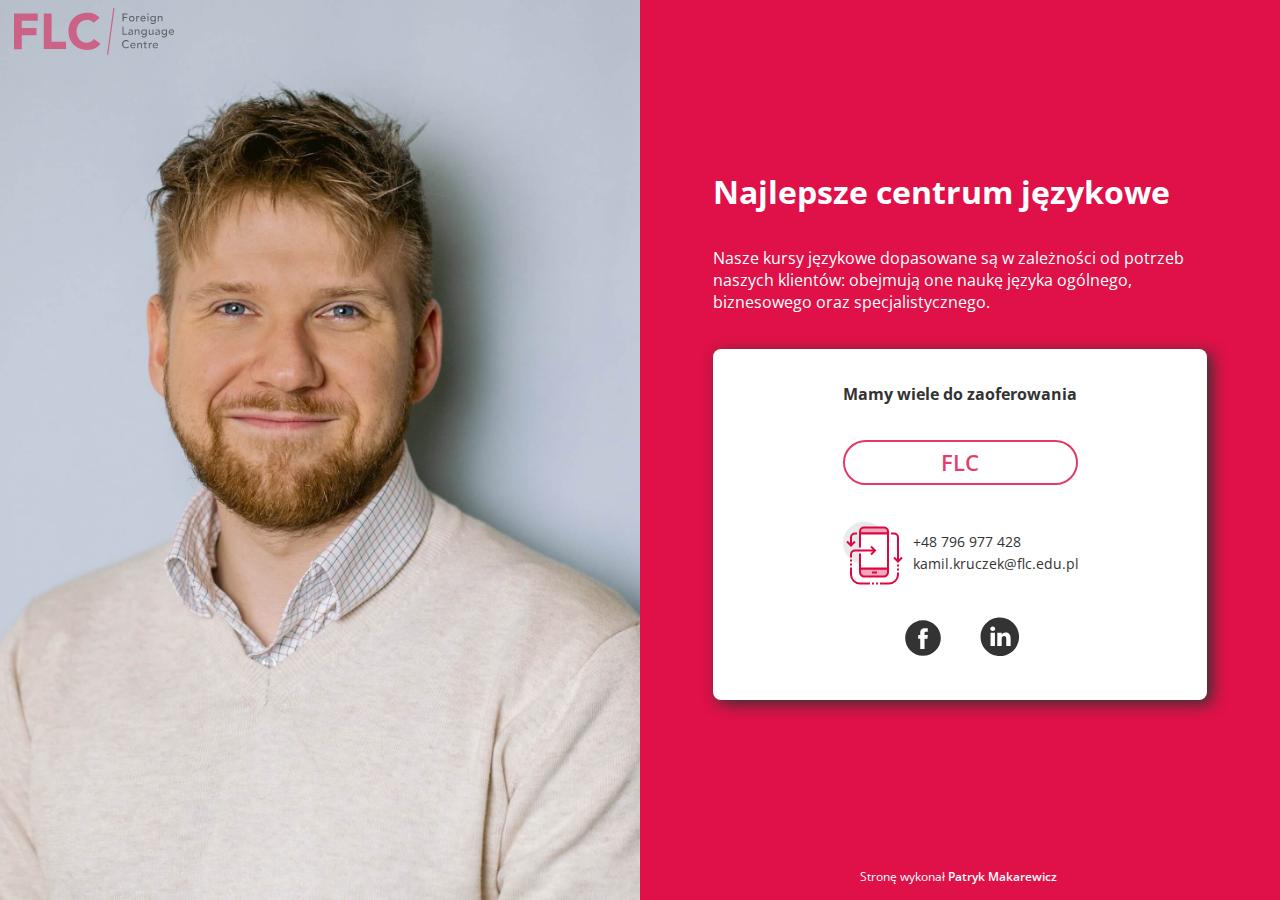
<file: index.html>
<!doctype html><html lang="pl"><head><meta charset="UTF-8"/><meta name="viewport" content="width=device-width,initial-scale=1"/><title>Kamil Kruczek</title><meta name="description" content="This is a business card of Kamil Kruczek the owner of FLC."/><meta property="og:title" content="Business card Kamil Kruczek"/><meta property="og:description" content="This is a business card of Kamil Kruczek the owner of FLC."/><meta property="og:url" content="https://patryk-makarewicz.github.io/business-card-kamil-kruczek/"/><meta property="og:image" content="https://patryk-makarewicz.github.io/business-card-kamil-kruczek/kamil_kruczek.png"/><link rel="icon" type="image/png" sizes="16x16" href="/favicon.ico"/><link href="index.8e8ec236.css" rel="stylesheet"></head><body><main class="card"><div class="card__photo"><header><h1 class="logo"><a href="https://flc.edu.pl/index.php" target="_blank"><img src="img/logo.1e4723ab.png" alt="Logo firmy FLC"/></a></h1></header></div><div class="card__discription"><section class="section"><h2 class="section__title">Najlepsze centrum językowe</h2><p class="section__content">Nasze kursy językowe dopasowane są w zależności od potrzeb naszych klientów: obejmują one naukę języka ogólnego, biznesowego oraz specjalistycznego.</p><div class="wrapper"><p class="wrapper__content"><b>Mamy wiele do zaoferowania</b></p><div class="link"><a class="link__button" href="https://flc.edu.pl/index.php" target="_blank">FLC</a></div><div class="contact"><img src="img/contact_2.b07df018.svg" alt="Ikonta telefonu"/><p><a class="contact__link" href="tel:+48-796-977-428">+48 796 977 428</a> <a class="contact__link" href="mailto:kamil.kruczek@flc.edu.pl">kamil.kruczek@flc.edu.pl</a></p></div><div class="contact__media"><a class="contact__media-link" href="https://www.facebook.com/flc.edu.pl.official/" target="_blank"><img src="img/icon_fb.b6d428ae.svg" alt="Link do Facebook FLC"/> </a><a class="contact__media-link" href="https://www.linkedin.com/in/kamil-kruczek-2b6429131/" target="_blank"><img src="img/icon_linkedin.6fb6b22b.svg" alt="Link do Linkedin FLC"/></a></div></div><footer class="footer"><p class="footer__content">Stronę wykonał <a class="footer__link" href="https://patryk-makarewicz.github.io/" target="_blank">Patryk Makarewicz</a></p></footer></section></div></main><script src="index.8e8ec236.js"></script></body></html>
</file>
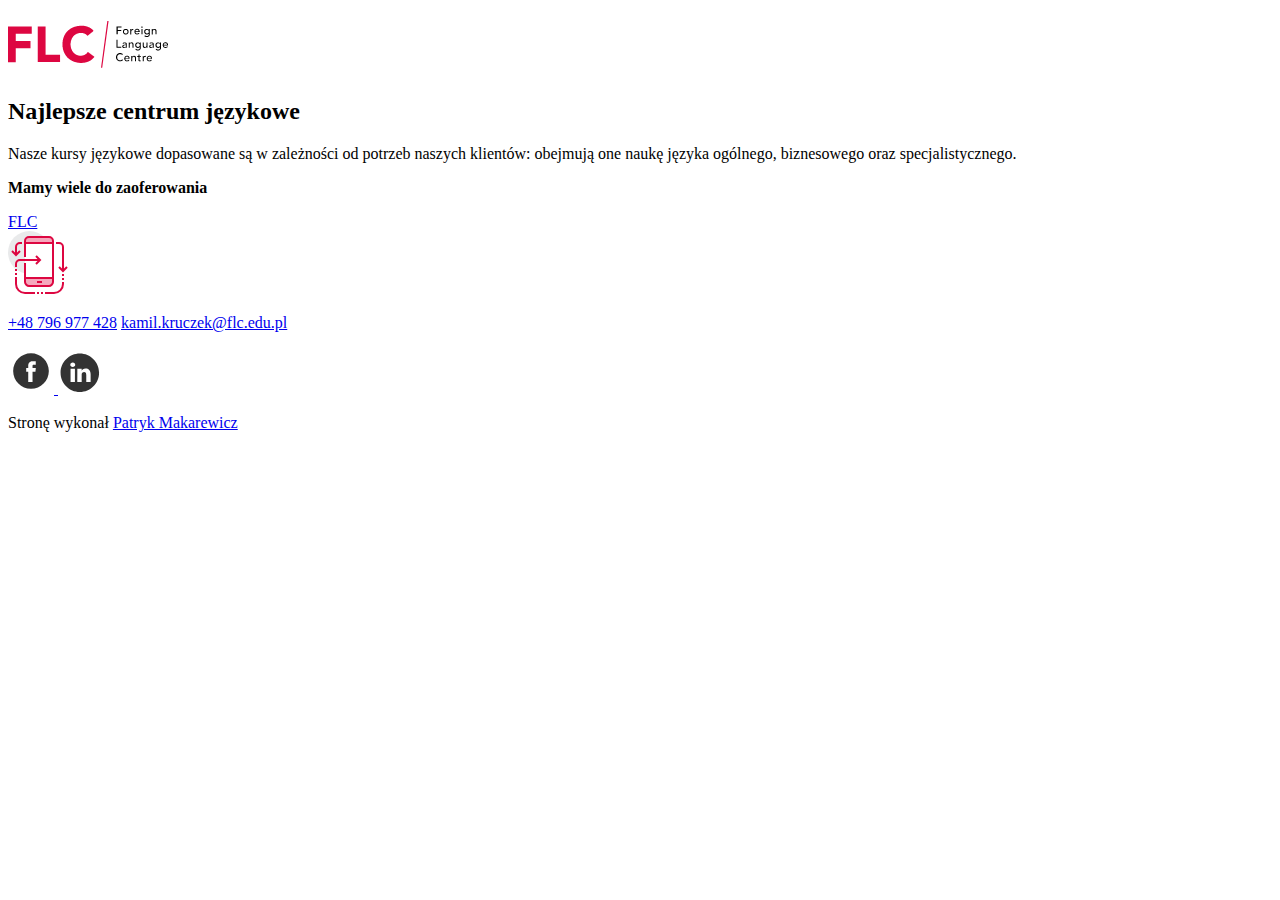
<file: src/pages/index.html>
<!DOCTYPE html>
<html lang="pl">
  <head>
    <meta charset="UTF-8" />
    <meta name="viewport" content="width=device-width, initial-scale=1.0" />
    <title>Kamil Kruczek</title>
    <meta
      name="description"
      content="This is a business card of Kamil Kruczek the owner of FLC."
    />
    <meta property="og:title" content="Business card Kamil Kruczek" />
    <meta
      property="og:description"
      content="This is a business card of Kamil Kruczek the owner of FLC."
    />
    <meta
      property="og:url"
      content="https://patryk-makarewicz.github.io/business-card-kamil-kruczek/"
    />
    <meta
      property="og:image"
      content="https://patryk-makarewicz.github.io/business-card-kamil-kruczek/kamil_kruczek.png"
    />
    <link rel="icon" type="image/png" sizes="16x16" href="/favicon.ico" />
  </head>
  <body>
    <main class="card">
      <div class="card__photo">
        <header>
          <h1 class="logo">
            <a href="https://flc.edu.pl/index.php" target="_blank">
              <img src="../assets/img/logo.png" alt="Logo firmy FLC" />
            </a>
          </h1>
        </header>
      </div>
      <div class="card__discription">
        <section class="section">
          <h2 class="section__title">Najlepsze centrum językowe</h2>
          <p class="section__content">
            Nasze kursy językowe dopasowane są w zależności od potrzeb naszych
            klientów: obejmują one naukę języka ogólnego, biznesowego oraz
            specjalistycznego.
          </p>
          <div class="wrapper">
            <p class="wrapper__content">
              <b>Mamy wiele do zaoferowania</b>
            </p>
            <div class="link">
              <a
                class="link__button"
                href="https://flc.edu.pl/index.php"
                target="_blank"
                >FLC</a
              >
            </div>
            <div class="contact">
              <img src="../assets/img/contact_2.svg" alt="Ikonta telefonu" />
              <p>
                <a class="contact__link" href="tel:+48-796-977-428"
                  >+48 796 977 428</a
                >
                <a class="contact__link" href="mailto:kamil.kruczek@flc.edu.pl"
                  >kamil.kruczek@flc.edu.pl</a
                >
              </p>
            </div>
            <div class="contact__media">
              <a
                class="contact__media-link"
                href="https://www.facebook.com/flc.edu.pl.official/"
                target="_blank"
              >
                <img
                  src="../assets/img/icon_fb.svg"
                  alt="Link do Facebook FLC"
                />
              </a>
              <a
                class="contact__media-link"
                href="https://www.linkedin.com/in/kamil-kruczek-2b6429131/"
                target="_blank"
              >
                <img
                  src="../assets/img/icon_linkedin.svg"
                  alt="Link do Linkedin FLC"
                />
              </a>
            </div>
          </div>
          <footer class="footer">
            <p class="footer__content">
              Stronę wykonał
              <a
                class="footer__link"
                href="https://patryk-makarewicz.github.io/"
                target="_blank"
                >Patryk Makarewicz</a
              >
            </p>
          </footer>
        </section>
      </div>
    </main>
  </body>
</html>
</file>
<file: index.8e8ec236.css>
@import url(https://fonts.googleapis.com/css2?family=Open+Sans:wght@400;600;700&display=swap);
/*! normalize.css v8.0.1 | MIT License | github.com/necolas/normalize.css */html{line-height:1.15;-webkit-text-size-adjust:100%}body{margin:0}main{display:block}h1{font-size:2em;margin:.67em 0}hr{box-sizing:content-box;height:0;overflow:visible}pre{font-family:monospace,monospace;font-size:1em}a{background-color:transparent}abbr[title]{border-bottom:none;text-decoration:underline;text-decoration:underline dotted}b,strong{font-weight:bolder}code,kbd,samp{font-family:monospace,monospace;font-size:1em}small{font-size:80%}sub,sup{font-size:75%;line-height:0;position:relative;vertical-align:baseline}sub{bottom:-.25em}sup{top:-.5em}img{border-style:none}button,input,optgroup,select,textarea{font-family:inherit;font-size:100%;line-height:1.15;margin:0}button,input{overflow:visible}button,select{text-transform:none}[type=button],[type=reset],[type=submit],button{-webkit-appearance:button}[type=button]::-moz-focus-inner,[type=reset]::-moz-focus-inner,[type=submit]::-moz-focus-inner,button::-moz-focus-inner{border-style:none;padding:0}[type=button]:-moz-focusring,[type=reset]:-moz-focusring,[type=submit]:-moz-focusring,button:-moz-focusring{outline:1px dotted ButtonText}fieldset{padding:.35em .75em .625em}legend{box-sizing:border-box;color:inherit;display:table;max-width:100%;padding:0;white-space:normal}progress{vertical-align:baseline}textarea{overflow:auto}[type=checkbox],[type=radio]{box-sizing:border-box;padding:0}[type=number]::-webkit-inner-spin-button,[type=number]::-webkit-outer-spin-button{height:auto}[type=search]{-webkit-appearance:textfield;outline-offset:-2px}[type=search]::-webkit-search-decoration{-webkit-appearance:none}::-webkit-file-upload-button{-webkit-appearance:button;font:inherit}details{display:block}summary{display:list-item}[hidden],template{display:none}html{box-sizing:border-box}*,:after,:before{box-sizing:inherit}body{background:rgba(221,7,65,.8);color:#fff;font-family:Open Sans,sans-serif}.card{display:block;min-height:100%}@media screen and (min-width:690px){.card{display:flex;flex-direction:row}}.card__photo{background:url(img/Photo.b6cc8320.jpg);height:65vh;background-size:cover!important;min-height:100%!important}@media screen and (min-width:690px){.card__photo{width:50vw;height:100vh;background:url(img/Photo.b6cc8320.jpg) no-repeat 50%;background-size:cover!important;min-height:640px!important}}.card__discription{background:rgba(221,7,65,.8)}@media screen and (min-width:690px){.card__discription{width:50vw;min-height:100%}}.contact{display:flex;width:235px;margin:0 auto 24px}.contact__link{text-decoration:none;color:#333;font-size:14px;line-height:22px;margin-left:10px}.contact__link:hover{opacity:.7}@media screen and (min-width:1440px){.contact__link{font-size:16px;line-height:22px}}.contact__media{display:flex;justify-content:center}.contact__media-link{margin:0 16px 28px}.contact__media-link:hover{opacity:.7}.link{display:flex;justify-content:center;margin:0 auto 30px}.link__button{display:inline-block;width:235px;height:45px;border-radius:40px;border:2px solid rgba(221,7,65,.8);text-align:center;text-decoration:none;color:rgba(221,7,65,.8);font-size:22px;font-weight:600;align-items:center;padding:8px;margin:auto}.link__button:hover{color:#fff;background-color:rgba(221,7,65,.8)}.logo{margin:0;position:absolute;padding:8px 8px 8px 14px}.logo:hover{opacity:.5}.section{min-width:288px;max-width:590px;padding:16px;margin:0 auto}@media screen and (min-width:690px){.section{display:flex;flex-direction:column;justify-content:center;width:50vw;height:100%}}@media screen and (min-width:768px){.section{padding-left:48px;padding-right:48px}}.section__content{font-size:14px;line-height:20px;margin:0 auto 36px}@media screen and (min-width:690px){.section__content{margin:0 auto 36px 0}}@media screen and (min-width:768px){.section__content{font-size:16px;line-height:22px}}@media screen and (min-width:1440px){.section__content{font-size:18px;line-height:28px}}.section__title{font-size:30px;margin-top:0;margin-bottom:36px}@media screen and (min-width:690px){.section__title{margin-top:auto}}@media screen and (min-width:768px){.section__title{font-size:32px}}@media screen and (min-width:1440px){.section__title{font-size:34px}}.wrapper{display:flex;flex-direction:column;color:#333;background-color:#fff;padding:8px;border-radius:8px;box-shadow:5px 4px 15px 0 #333;margin-bottom:auto}.wrapper__content{margin:28px auto 36px}.footer{margin:36px auto 0;width:168px}@media screen and (min-width:690px){.footer{display:flex;margin:0 auto;width:200px}}.footer__content{font-size:10px;margin-bottom:0}@media screen and (min-width:690px){.footer__content{font-size:12px}}.footer__link{text-decoration:none;color:#fff;font-weight:600}.footer__link:hover{opacity:.7}
</file>
